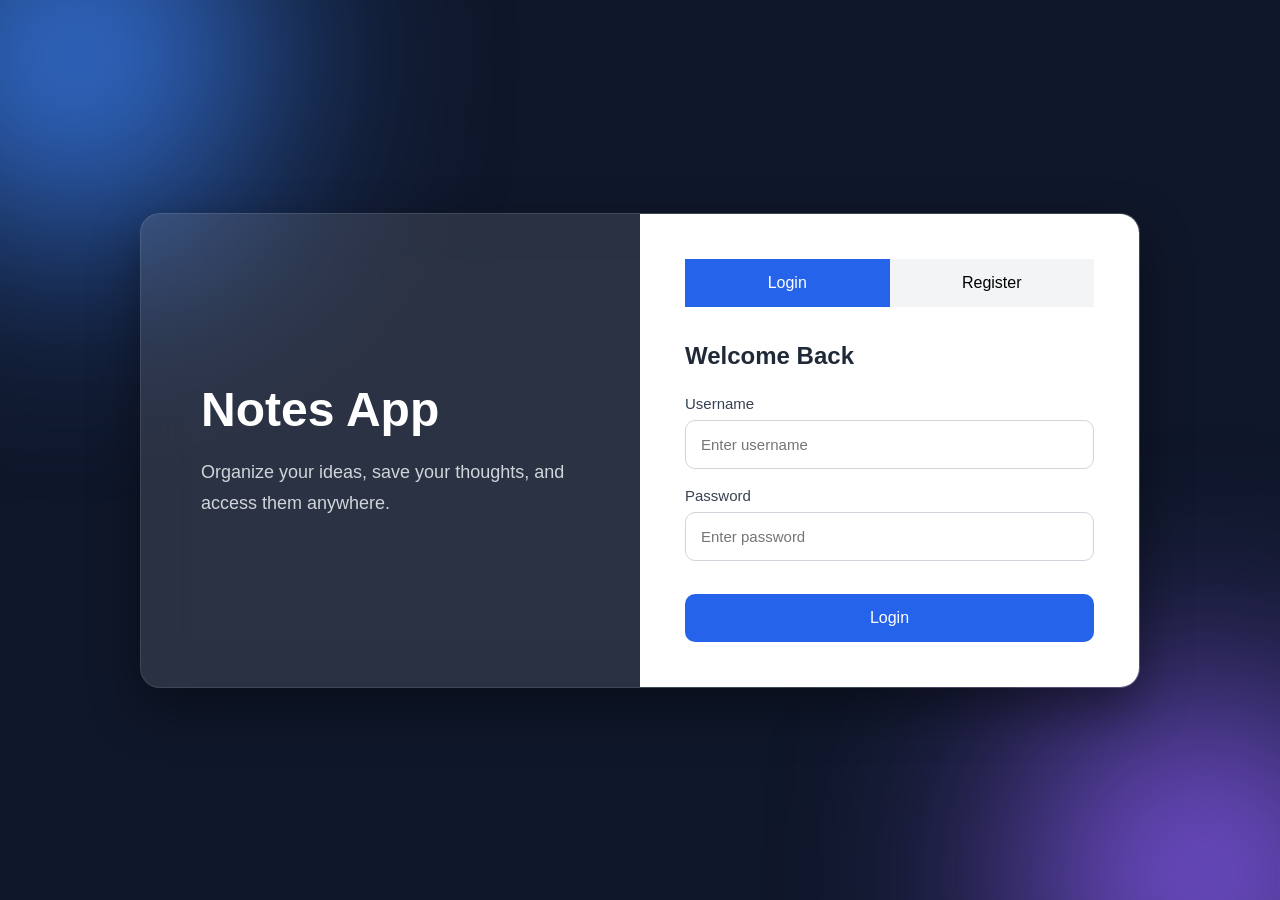
<file: notes-frontend/auth.html>
<!DOCTYPE html>
<html lang="en">
<head>
    <meta charset="UTF-8">
    <meta name="viewport" content="width=device-width, initial-scale=1.0">
    <title>Notes | Authentication</title>

    <link rel="stylesheet" href="css/auth.css">
</head>
<body>

<div class="background">
    <div class="blob blob1"></div>
    <div class="blob blob2"></div>
</div>

<div class="auth-container">

    <!-- LEFT -->
    <div class="welcome-panel">

        <h1>Notes App</h1>

        <p>
            Organize your ideas,
            save your thoughts,
            and access them anywhere.
        </p>

    </div>


    <!-- RIGHT -->
    <div class="auth-card">

        <div class="tabs">

            <button id="loginTab" class="tab active">
                Login
            </button>

            <button id="registerTab" class="tab">
                Register
            </button>

        </div>


        <!-- LOGIN -->

        <form id="loginForm">

            <h2>Welcome Back</h2>

            <div class="form-group">

                <label>Username</label>

                <input
                    id="loginUsername"
                    type="text"
                    placeholder="Enter username"
                >

            </div>

            <div class="form-group">

                <label>Password</label>

                <input
                    id="loginPassword"
                    type="password"
                    placeholder="Enter password"
                >

            </div>

            <button id="loginBtn" class="primary-btn">

                Login

            </button>

        </form>


        <!-- REGISTER -->

        <form id="registerForm" class="hidden">

            <h2>Create Account</h2>

            <div class="form-group">

                <label>Username</label>

                <input
                    id="registerUsername"
                    type="text"
                    placeholder="Choose username"
                >

            </div>

            <div class="form-group">

                <label>Email</label>

                <input
                    id="registerEmail"
                    type="email"
                    placeholder="Enter email"
                >

            </div>

            <div class="form-group">

                <label>Password</label>

                <input
                    id="registerPassword"
                    type="password"
                    placeholder="Create password"
                >

            </div>

            <div class="form-group">

                <label>Confirm Password</label>

                <input
                    id="confirmPassword"
                    type="password"
                    placeholder="Confirm password"
                >

            </div>

            <button
                id="registerBtn"
                class="primary-btn">

                Register

            </button>

        </form>

    </div>

</div>

<script src="js/auth.js"></script>

</body>
</html>
</file>
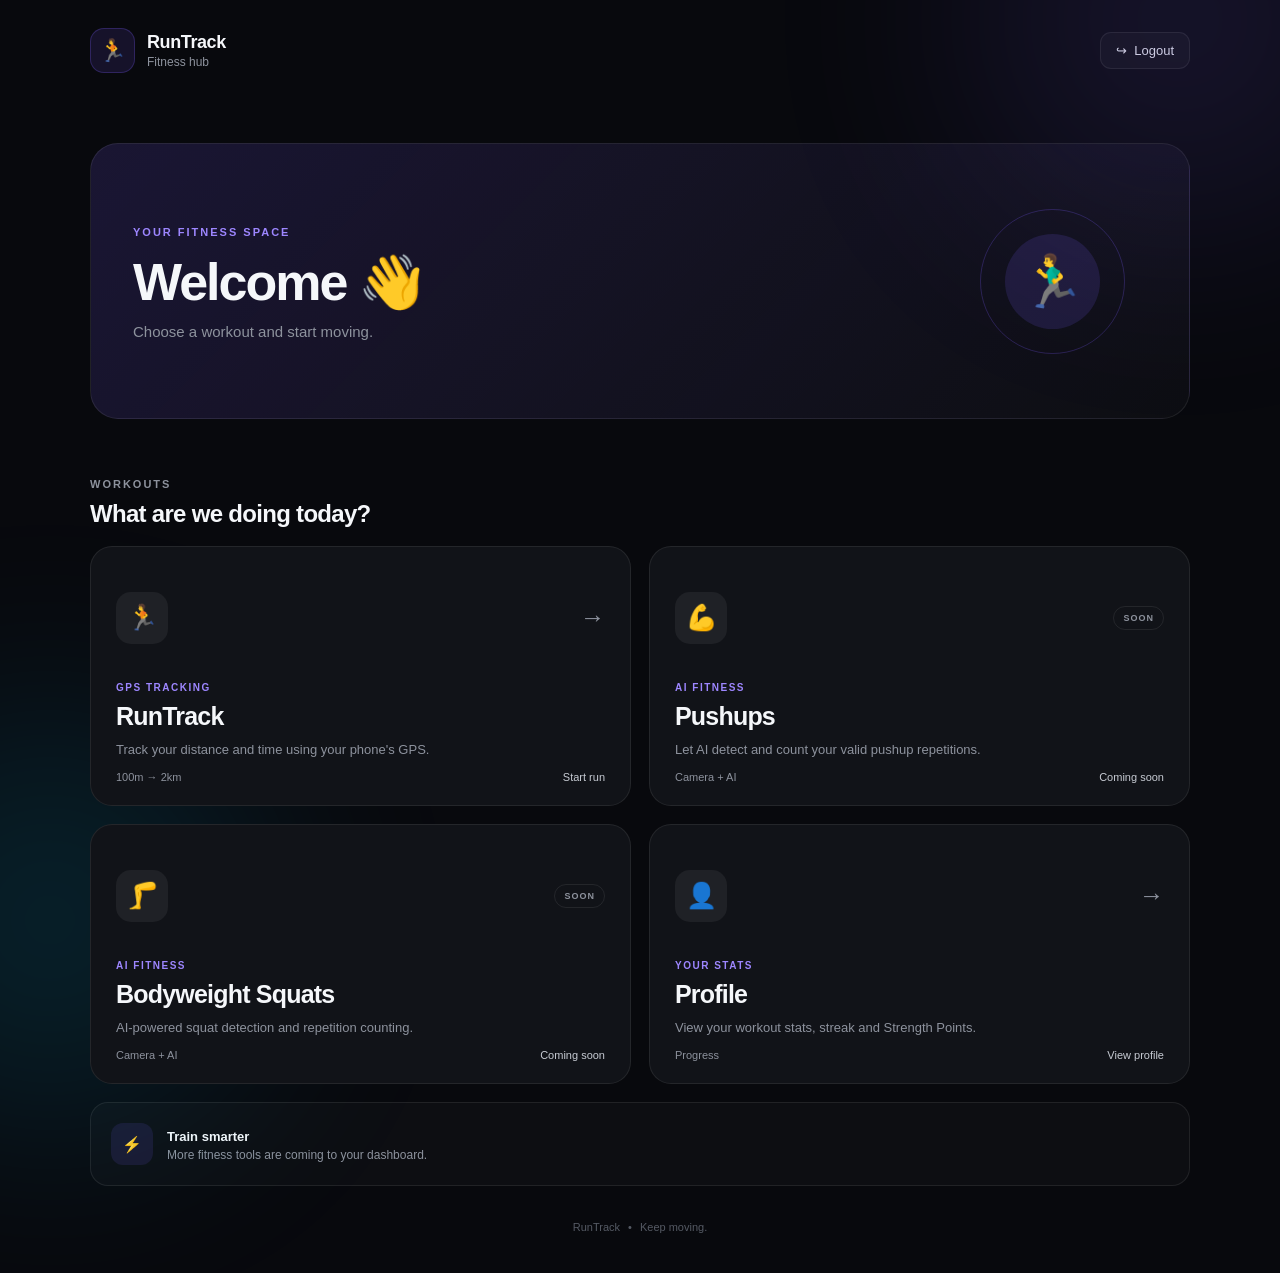
<file: notes-frontend/menu.html>
<!DOCTYPE html>
<html lang="en">

<head>
    <meta charset="UTF-8">
    <meta name="viewport" content="width=device-width, initial-scale=1.0">

    <title>RunTrack | Home</title>

    <link rel="stylesheet" href="css/menu.css">
</head>

<body>

    <div class="background-glow glow-one"></div>
    <div class="background-glow glow-two"></div>

    <main class="app">

        <!-- HEADER -->

        <header class="topbar">

            <div class="brand">
                <div class="brand-icon">
                    🏃
                </div>

                <div>
                    <h1>RunTrack</h1>
                    <span>Fitness hub</span>
                </div>
            </div>

            <button class="logout-btn" id="logoutBtn">
                <span>↪</span>
                Logout
            </button>

        </header>


        <!-- WELCOME -->

        <section class="welcome">

            <div class="welcome-text">

                <span class="eyebrow">
                    YOUR FITNESS SPACE
                </span>

                <h2 id="welcomeMessage">
                    Welcome 👋
                </h2>

                <p>
                    Choose a workout and start moving.
                </p>

            </div>

            <div class="welcome-visual">
                <div class="pulse-ring"></div>
                <div class="runner">
                    🏃‍♂️
                </div>
            </div>

        </section>


        <!-- WORKOUTS -->

        <section class="workouts">

            <div class="section-title">
                <span>WORKOUTS</span>
                <h3>What are we doing today?</h3>
            </div>


            <!-- RUNTRACK -->

            <button class="workout-card run-card" id="runTrackBtn">

                <div class="card-top">

                    <div class="workout-icon">
                        🏃
                    </div>

                    <span class="arrow">
                        →
                    </span>

                </div>

                <div class="card-content">

                    <span class="card-label">
                        GPS TRACKING
                    </span>

                    <h4>RunTrack</h4>

                    <p>
                        Track your distance and time
                        using your phone's GPS.
                    </p>

                </div>

                <div class="card-footer">
                    <span>100m → 2km</span>
                    <span>Start run</span>
                </div>

            </button>


            <!-- PUSHUPS -->

            <button class="workout-card pushup-card" id="pushupBtn">

                <div class="card-top">

                    <div class="workout-icon">
                        💪
                    </div>

                    <span class="coming-soon">
                        SOON
                    </span>

                </div>

                <div class="card-content">

                    <span class="card-label">
                        AI FITNESS
                    </span>

                    <h4>Pushups</h4>

                    <p>
                        Let AI detect and count
                        your valid pushup repetitions.
                    </p>

                </div>

                <div class="card-footer">
                    <span>Camera + AI</span>
                    <span>Coming soon</span>
                </div>

            </button>


            <!-- SQUATS -->

            <button class="workout-card squat-card" id="squatBtn">

                <div class="card-top">

                    <div class="workout-icon">
                        🦵
                    </div>

                    <span class="coming-soon">
                        SOON
                    </span>

                </div>

                <div class="card-content">

                    <span class="card-label">
                        AI FITNESS
                    </span>

                    <h4>Bodyweight Squats</h4>

                    <p>
                        AI-powered squat detection
                        and repetition counting.
                    </p>

                </div>

                <div class="card-footer">
                    <span>Camera + AI</span>
                    <span>Coming soon</span>
                </div>

            </button>
             <!-- PROFILE -->

    <button class="workout-card profile-card" id="profileBtn">

        <div class="card-top">

            <div class="workout-icon">
                👤
            </div>

            <span class="arrow">
                →
            </span>

        </div>

        <div class="card-content">

            <span class="card-label">
                YOUR STATS
            </span>

            <h4>Profile</h4>

            <p>
                View your workout stats,
                streak and Strength Points.
            </p>

        </div>

        <div class="card-footer">
            <span>Progress</span>
            <span>View profile</span>
        </div>

    </button>   

        </section>


        <!-- BOTTOM INFO -->

        <section class="info-card">

            <div class="info-icon">
                ⚡
            </div>

            <div>
                <strong>Train smarter</strong>

                <p>
                    More fitness tools are coming to your dashboard.
                </p>
            </div>

        </section>


        <footer>
            <span>RunTrack</span>
            <span>•</span>
            <span>Keep moving.</span>
        </footer>

    </main>

    <script src="js/menu.js"></script>

</body>

</html>
</file>
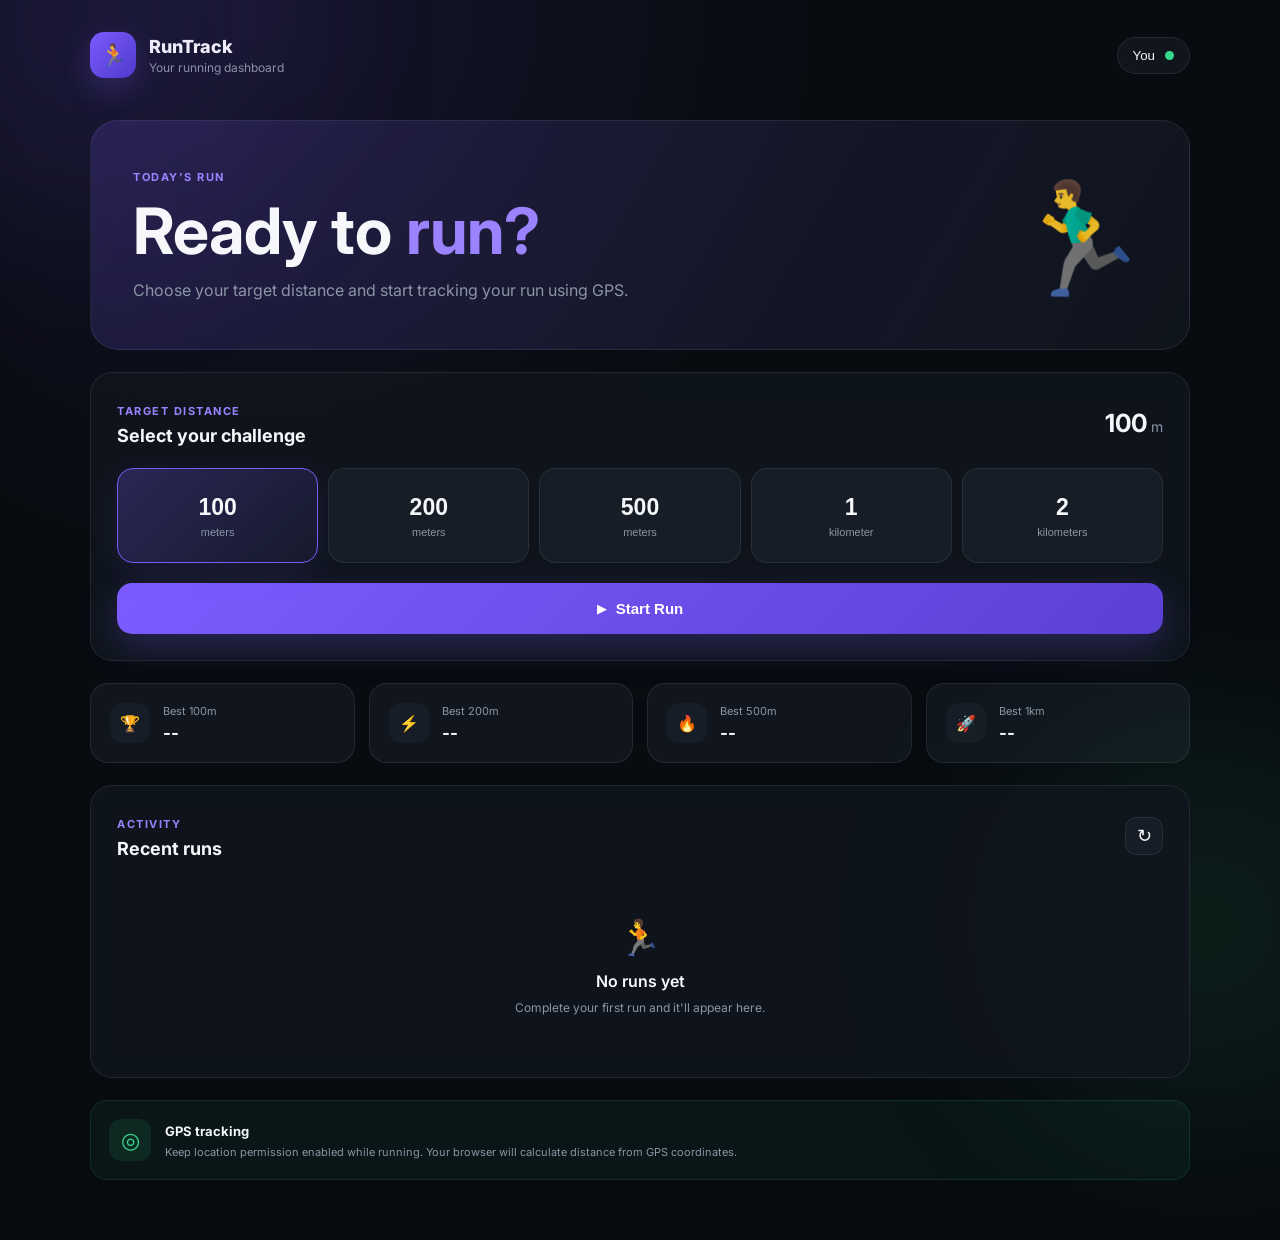
<file: notes-frontend/notes.html>
<!DOCTYPE html>
<html lang="en">
<head>
    <meta charset="UTF-8">
    <meta name="viewport" content="width=device-width, initial-scale=1.0">

    <title>RunTrack</title>

    <link rel="stylesheet" href="css/notes.css">
</head>

<body>

    <!-- Background decoration -->
    <div class="bg-glow glow-one"></div>
    <div class="bg-glow glow-two"></div>

    <main class="app">

        <!-- HEADER -->
        <header class="topbar">

            <div class="brand">
                <div class="brand-icon">🏃</div>

                <div>
                    <h1>RunTrack</h1>
                    <p>Your running dashboard</p>
                </div>
            </div>

            <button class="profile-btn" id="profileBtn">
                <span id="username">You</span>
                <span class="profile-dot"></span>
            </button>

        </header>


        <!-- HERO -->
        <section class="hero">

            <div class="hero-content">

                <span class="eyebrow">
                    TODAY'S RUN
                </span>

                <h2>
                    Ready to
                    <span>run?</span>
                </h2>

                <p>
                    Choose your target distance and start tracking
                    your run using GPS.
                </p>

            </div>

            <div class="hero-run-icon">
                🏃‍♂️
            </div>

        </section>


        <!-- DISTANCE CARD -->
        <section class="card distance-card">

            <div class="section-heading">

                <div>
                    <span class="small-label">TARGET DISTANCE</span>
                    <h3>Select your challenge</h3>
                </div>

                <div class="selected-distance">
                    <strong id="selectedDistance">100</strong>
                    <span id="selectedUnit">m</span>
                </div>

            </div>


            <div class="distance-grid">

                <button
                    class="distance-option active"
                    data-distance="100">
                    <strong>100</strong>
                    <span>meters</span>
                </button>

                <button
                    class="distance-option"
                    data-distance="200">
                    <strong>200</strong>
                    <span>meters</span>
                </button>

                <button
                    class="distance-option"
                    data-distance="500">
                    <strong>500</strong>
                    <span>meters</span>
                </button>

                <button
                    class="distance-option"
                    data-distance="1000">
                    <strong>1</strong>
                    <span>kilometer</span>
                </button>

                <button
                    class="distance-option"
                    data-distance="2000">
                    <strong>2</strong>
                    <span>kilometers</span>
                </button>

            </div>


            <button class="start-btn" id="startRunBtn">

                <span class="start-icon">▶</span>

                <span>
                    Start Run
                </span>

            </button>

        </section>


        <!-- LIVE RUN PANEL -->
        <section
            class="card live-card"
            id="liveRunCard"
            hidden>

            <div class="live-header">

                <div>
                    <span class="live-indicator"></span>
                    LIVE RUN
                </div>

                <span id="gpsStatus">
                    Getting GPS...
                </span>

            </div>


            <div class="live-main">

                <div class="timer-box">

                    <span class="metric-label">
                        TIME
                    </span>

                    <div id="timer">
                        00:00.00
                    </div>

                </div>


                <div class="distance-live-box">

                    <span class="metric-label">
                        DISTANCE
                    </span>

                    <div>
                        <strong id="liveDistance">
                            0
                        </strong>

                        <span>m</span>
                    </div>

                </div>

            </div>


            <div class="progress-container">

                <div class="progress-info">

                    <span>
                        Progress
                    </span>

                    <span>
                        <strong id="progressPercent">
                            0
                        </strong>%
                    </span>

                </div>

                <div class="progress-bar">

                    <div
                        class="progress-fill"
                        id="progressFill">
                    </div>

                </div>

            </div>


            <button
                class="stop-btn"
                id="stopRunBtn">

                ■ Stop Run

            </button>

        </section>


        <!-- STATS -->
        <section class="stats-grid">

            <div class="stat-card">

                <div class="stat-icon">
                    🏆
                </div>

                <div>

                    <span>
                        Best 100m
                    </span>

                    <strong id="best100">
                        --
                    </strong>

                </div>

            </div>


            <div class="stat-card">

                <div class="stat-icon">
                    ⚡
                </div>

                <div>

                    <span>
                        Best 200m
                    </span>

                    <strong id="best200">
                        --
                    </strong>

                </div>

            </div>


            <div class="stat-card">

                <div class="stat-icon">
                    🔥
                </div>

                <div>

                    <span>
                        Best 500m
                    </span>

                    <strong id="best500">
                        --
                    </strong>

                </div>

            </div>


            <div class="stat-card">

                <div class="stat-icon">
                    🚀
                </div>

                <div>

                    <span>
                        Best 1km
                    </span>

                    <strong id="best1000">
                        --
                    </strong>

                </div>

            </div>

        </section>


        <!-- RUN HISTORY -->
        <section class="card history-card">

            <div class="section-heading">

                <div>
                    <span class="small-label">
                        ACTIVITY
                    </span>

                    <h3>
                        Recent runs
                    </h3>
                </div>

                <button
                    class="refresh-btn"
                    id="refreshRunsBtn">
                    ↻
                </button>

            </div>


            <div id="runHistory">

                <div class="empty-state">

                    <div>
                        🏃
                    </div>

                    <p>
                        No runs yet
                    </p>

                    <span>
                        Complete your first run and it'll appear here.
                    </span>

                </div>

            </div>

        </section>


        <!-- GPS INFORMATION -->
        <section class="gps-info">

            <div class="gps-icon">
                ◎
            </div>

            <div>

                <strong>
                    GPS tracking
                </strong>

                <p>
                    Keep location permission enabled while running.
                    Your browser will calculate distance from GPS coordinates.
                </p>

            </div>

        </section>

    </main>


    <script src="js/notes.js"></script>

</body>
</html>
</file>
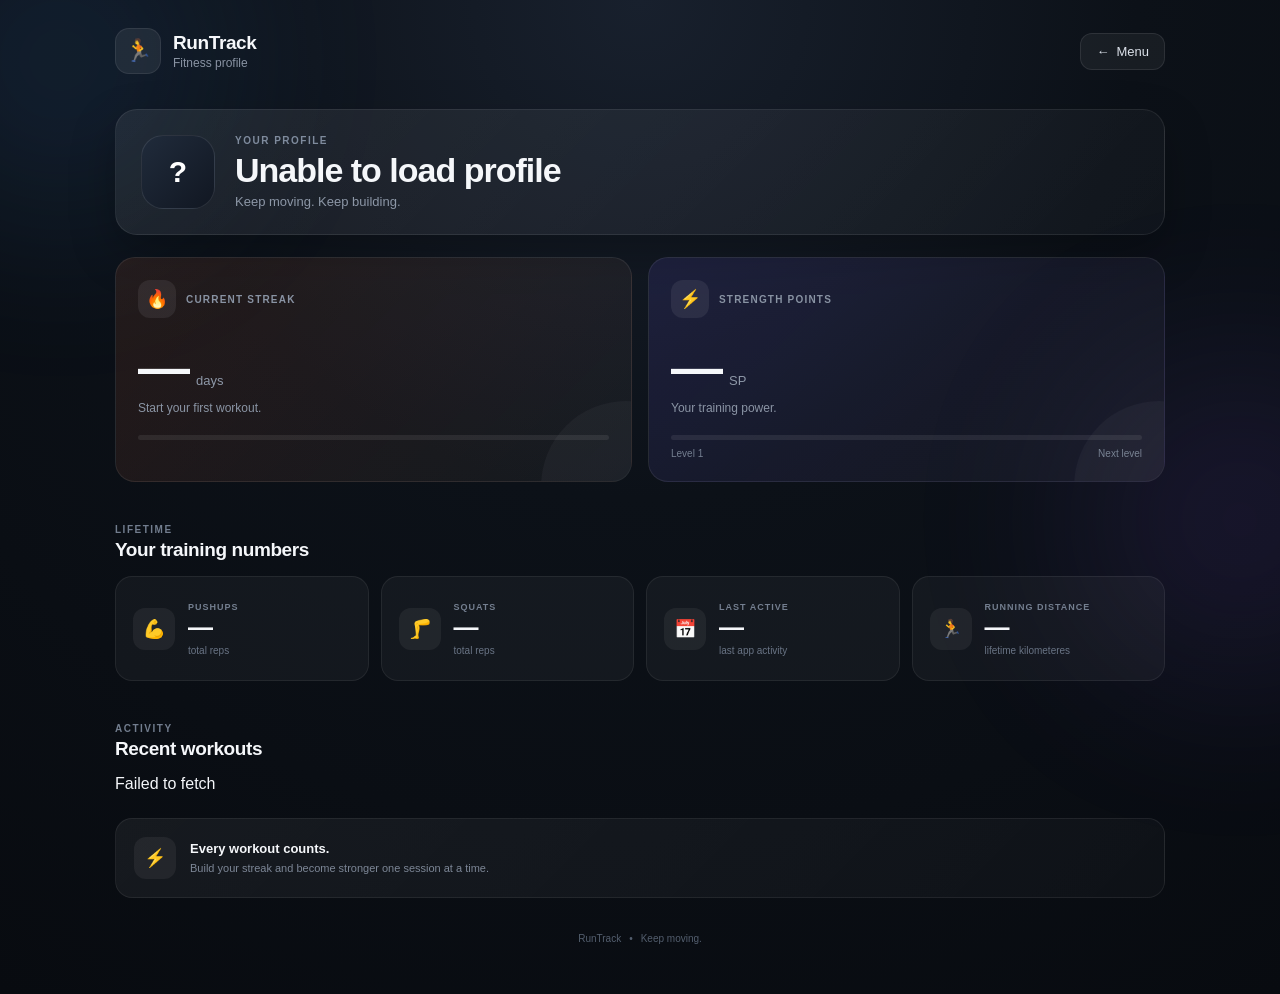
<file: notes-frontend/profile.html>
<!DOCTYPE html>
<html lang="en">

<head>
    <meta charset="UTF-8">
    <meta name="viewport" content="width=device-width, initial-scale=1.0">

    <title>RunTrack | Profile</title>

    <link rel="stylesheet" href="css/profile.css">
</head>

<body>

    <div class="background-glow glow-one"></div>
    <div class="background-glow glow-two"></div>

    <main class="app">

        <!-- HEADER -->

        <header class="topbar">

            <div class="brand">

                <div class="brand-icon">
                    🏃
                </div>

                <div>
                    <h1>RunTrack</h1>
                    <span>Fitness profile</span>
                </div>

            </div>

            <button class="back-btn" id="backBtn">
                <span>←</span>
                Menu
            </button>

        </header>


        <!-- PROFILE HERO -->

        <section class="profile-hero">

            <div class="profile-avatar" id="profileAvatar">
                ?
            </div>

            <div class="profile-info">

                <span class="eyebrow">
                    YOUR PROFILE
                </span>

                <h2 id="username">
                    Loading...
                </h2>

                <p>
                    Keep moving. Keep building.
                </p>

            </div>

        </section>


        <!-- STREAK + STRENGTH -->

        <section class="main-stats">

            <!-- STREAK -->

            <article class="stat-card streak-card">

                <div class="stat-card-top">

                    <div class="stat-icon">
                        🔥
                    </div>

                    <span class="stat-label">
                        CURRENT STREAK
                    </span>

                </div>

                <div class="stat-value-row">

                    <strong id="streakValue">
                        —
                    </strong>

                    <span>days</span>

                </div>

                <p id="streakMessage">
                    Start your first workout.
                </p>

                <div class="streak-bar">

                    <div
                        class="streak-progress"
                        id="streakProgress">
                    </div>

                </div>

            </article>


            <!-- STRENGTH POINTS -->

            <article class="stat-card strength-card">

                <div class="stat-card-top">

                    <div class="stat-icon">
                        ⚡
                    </div>

                    <span class="stat-label">
                        STRENGTH POINTS
                    </span>

                </div>

                <div class="stat-value-row">

                    <strong id="strengthPoints">
                        —
                    </strong>

                    <span>SP</span>

                </div>

                <p id="strengthMessage">
                    Your training power.
                </p>

                <div class="level-progress">

                    <div
                        class="level-progress-fill"
                        id="levelProgress">
                    </div>

                </div>

                <div class="level-info">

                    <span id="currentLevel">
                        Level 1
                    </span>

                    <span id="nextLevel">
                        Next level
                    </span>

                </div>

            </article>

        </section>


        <!-- LIFETIME STATS -->

        <section class="stats-section">

            <div class="section-title">

                <span>LIFETIME</span>

                <h3>Your training numbers</h3>

            </div>


            <div class="lifetime-grid">

                <!-- PUSHUPS -->

                <article class="lifetime-card">

                    <div class="lifetime-icon">
                        💪
                    </div>

                    <div class="lifetime-content">

                        <span>
                            PUSHUPS
                        </span>

                        <strong id="totalPushups">
                            —
                        </strong>

                        <small>
                            total reps
                        </small>

                    </div>

                </article>


                <!-- SQUATS -->

                <article class="lifetime-card">

                    <div class="lifetime-icon">
                        🦵
                    </div>

                    <div class="lifetime-content">

                        <span>
                            SQUATS
                        </span>

                        <strong id="totalSquats">
                            —
                        </strong>

                        <small>
                            total reps
                        </small>

                    </div>

                </article>


                <!-- ACTIVE DAYS -->

                <article class="lifetime-card">

                    <div class="lifetime-icon">
                        📅
                    </div>

                    <div class="lifetime-content">

                        <span>
                            LAST ACTIVE
                        </span>

                        <strong id="lastActive">
                            —
                        </strong>

                        <small>
                           last app activity
                        </small>

                    </div>

                </article>


                <!-- TOTAL RUNS -->

                <article class="lifetime-card">

                    <div class="lifetime-icon">
                        🏃
                    </div>

                    <div class="lifetime-content">

                        <span>
                            RUNNING DISTANCE
                        </span>

                        <strong id="totalRunsKm">
                            —
                        </strong>

                        <small>
                           lifetime kilometeres
                        </small>

                    </div>

                </article>

            </div>

        </section>


        <!-- RECENT ACTIVITY -->

        <section class="activity-section">

            <div class="section-title">

                <span>ACTIVITY</span>

                <h3>Recent workouts</h3>

            </div>


            <div class="activity-list" id="activityList">

                <div class="activity-loading">

                    <div class="loading-dot"></div>

                    <span>
                        Loading your activity...
                    </span>

                </div>

            </div>

        </section>


        <!-- MOTIVATION -->

        <section class="motivation-card">

            <div class="motivation-icon">
                ⚡
            </div>

            <div>

                <strong>
                    Every workout counts.
                </strong>

                <p id="motivationText">
                    Build your streak and become stronger one session at a time.
                </p>

            </div>

        </section>


        <footer>

            <span>RunTrack</span>

            <span>•</span>

            <span>
                Keep moving.
            </span>

        </footer>

    </main>


    <script src="js/profile.js"></script>

</body>

</html>
</file>
<file: notes-frontend/css/auth.css>
*{
    margin:0;
    padding:0;
    box-sizing:border-box;
    font-family:Segoe UI,sans-serif;
}

body{

    min-height:100vh;

    display:flex;
    justify-content:center;
    align-items:center;

    background:#0f172a;

    overflow:hidden;
}

.background{

    position:fixed;
    inset:0;
    overflow:hidden;

}

.blob{

    position:absolute;

    width:350px;
    height:350px;

    border-radius:50%;

    filter:blur(120px);

}

.blob1{

    background:#3b82f6;

    top:-120px;
    left:-100px;

}

.blob2{

    background:#8b5cf6;

    bottom:-150px;
    right:-100px;

}

.auth-container{

    width:1000px;

    max-width:92%;

    display:grid;

    grid-template-columns:1fr 1fr;

    backdrop-filter:blur(25px);

    background:rgba(255,255,255,.07);

    border:1px solid rgba(255,255,255,.15);

    border-radius:20px;

    overflow:hidden;

    box-shadow:0 20px 50px rgba(0,0,0,.4);

}

.welcome-panel{

    color:white;

    display:flex;

    flex-direction:column;

    justify-content:center;

    padding:60px;

    background:rgba(255,255,255,.05);

}

.welcome-panel h1{

    font-size:48px;

    margin-bottom:20px;

}

.welcome-panel p{

    font-size:18px;

    line-height:1.7;

    color:#d1d5db;

}

.auth-card{

    padding:45px;

    background:white;

}

.tabs{

    display:flex;

    margin-bottom:35px;

}

.tab{

    flex:1;

    padding:15px;

    border:none;

    cursor:pointer;

    background:#f3f4f6;

    font-size:16px;

    transition:.3s;

}

.tab.active{

    background:#2563eb;

    color:white;

}

form{

    display:flex;

    flex-direction:column;

}

.hidden{

    display:none;

}

h2{

    margin-bottom:25px;

    color:#1f2937;

}

.form-group{

    display:flex;

    flex-direction:column;

    margin-bottom:18px;

}

.form-group label{

    margin-bottom:8px;

    color:#374151;

    font-size:15px;

}

.form-group input{

    padding:15px;

    border-radius:10px;

    border:1px solid #d1d5db;

    outline:none;

    font-size:15px;

    transition:.3s;

}

.form-group input:focus{

    border-color:#2563eb;

    box-shadow:0 0 0 4px rgba(37,99,235,.15);

}

.primary-btn{

    margin-top:15px;

    padding:15px;

    border:none;

    border-radius:10px;

    background:#2563eb;

    color:white;

    cursor:pointer;

    font-size:16px;

    transition:.3s;

}

.primary-btn:hover{

    transform:translateY(-2px);

    background:#1d4ed8;

}

@media(max-width:850px){

.auth-container{

grid-template-columns:1fr;

}

.welcome-panel{

display:none;

}

.auth-card{

padding:30px;

}

}
</file>
<file: notes-frontend/css/menu.css>
* {
    margin: 0;
    padding: 0;
    box-sizing: border-box;
}

:root {
    --bg: #08090d;
    --card: #111318;
    --card-hover: #171a21;
    --text: #f5f7fa;
    --muted: #8d929d;
    --border: rgba(255, 255, 255, 0.08);
    --accent: #7c5cff;
    --accent-light: #9d86ff;
}

body {
    min-height: 100vh;
    background: var(--bg);
    color: var(--text);
    font-family:
        Inter,
        -apple-system,
        BlinkMacSystemFont,
        "Segoe UI",
        sans-serif;

    overflow-x: hidden;
}


/* =========================
   BACKGROUND
========================= */

.background-glow {
    position: fixed;
    width: 400px;
    height: 400px;
    border-radius: 50%;
    filter: blur(120px);
    pointer-events: none;
    opacity: 0.14;
}

.glow-one {
    background: #7c5cff;
    top: -180px;
    right: -100px;
}

.glow-two {
    background: #00c6ff;
    bottom: -220px;
    left: -150px;
}


/* =========================
   MAIN APP
========================= */

.app {
    width: min(1100px, 92%);
    margin: auto;
    padding: 28px 0 40px;
}


/* =========================
   TOPBAR
========================= */

.topbar {
    display: flex;
    align-items: center;
    justify-content: space-between;
}

.brand {
    display: flex;
    align-items: center;
    gap: 12px;
}

.brand-icon {
    width: 45px;
    height: 45px;

    display: grid;
    place-items: center;

    background: rgba(124, 92, 255, 0.12);
    border: 1px solid rgba(124, 92, 255, 0.25);

    border-radius: 14px;

    font-size: 22px;
}

.brand h1 {
    font-size: 18px;
    letter-spacing: -0.4px;
}

.brand span {
    display: block;
    margin-top: 2px;

    color: var(--muted);
    font-size: 12px;
}


/* =========================
   LOGOUT
========================= */

.logout-btn {
    border: 1px solid var(--border);
    background: rgba(255, 255, 255, 0.03);

    color: #d7dae0;

    padding: 10px 15px;

    border-radius: 11px;

    cursor: pointer;

    font-size: 13px;

    display: flex;
    align-items: center;
    gap: 7px;

    transition: 0.2s ease;
}

.logout-btn:hover {
    background: rgba(255, 255, 255, 0.08);
    transform: translateY(-1px);
}


/* =========================
   WELCOME
========================= */

.welcome {
    margin-top: 70px;

    min-height: 230px;

    display: flex;
    align-items: center;
    justify-content: space-between;

    padding: 42px;

    border-radius: 28px;

    background:
        linear-gradient(
            135deg,
            rgba(124, 92, 255, 0.16),
            rgba(255, 255, 255, 0.025)
        );

    border: 1px solid var(--border);

    overflow: hidden;
}

.eyebrow {
    color: var(--accent-light);

    font-size: 11px;
    font-weight: 700;

    letter-spacing: 2px;
}

.welcome h2 {
    margin-top: 12px;

    font-size: clamp(32px, 5vw, 52px);

    letter-spacing: -2px;
}

.welcome p {
    margin-top: 10px;

    color: var(--muted);

    font-size: 15px;
}


/* =========================
   WELCOME VISUAL
========================= */

.welcome-visual {
    position: relative;

    width: 190px;
    height: 190px;

    display: grid;
    place-items: center;
}

.runner {
    position: relative;
    z-index: 2;

    width: 95px;
    height: 95px;

    display: grid;
    place-items: center;

    border-radius: 50%;

    background: rgba(124, 92, 255, 0.15);

    font-size: 52px;

    animation: float 3s ease-in-out infinite;
}

.pulse-ring {
    position: absolute;

    width: 145px;
    height: 145px;

    border-radius: 50%;

    border: 1px solid rgba(124, 92, 255, 0.25);

    animation: pulse 2.5s infinite;
}

@keyframes pulse {

    0% {
        transform: scale(0.8);
        opacity: 0.8;
    }

    100% {
        transform: scale(1.2);
        opacity: 0;
    }
}

@keyframes float {

    0%,
    100% {
        transform: translateY(0);
    }

    50% {
        transform: translateY(-8px);
    }
}


/* =========================
   WORKOUT SECTION
========================= */

.workouts {
    margin-top: 55px;
}

.section-title span {
    color: var(--muted);

    font-size: 11px;
    font-weight: 700;

    letter-spacing: 2px;
}

.section-title h3 {
    margin-top: 8px;

    font-size: 24px;

    letter-spacing: -0.7px;
}


/* =========================
   CARDS
========================= */

.workouts {
    display: grid;

    grid-template-columns: repeat(2, 1fr);

    gap: 18px;
}

.section-title {
    grid-column: 1 / -1;
}

.workout-card {
    text-align: left;

    min-height: 260px;

    padding: 25px;

    border-radius: 22px;

    border: 1px solid var(--border);

    background: var(--card);

    color: var(--text);

    cursor: pointer;

    position: relative;

    overflow: hidden;

    transition:
        transform 0.25s ease,
        background 0.25s ease,
        border-color 0.25s ease;
}

.workout-card:hover {
    transform: translateY(-5px);

    background: var(--card-hover);

    border-color: rgba(255, 255, 255, 0.15);
}

.workout-card:active {
    transform: scale(0.98);
}


/* =========================
   CARD TOP
========================= */

.card-top {
    display: flex;
    align-items: center;
    justify-content: space-between;
}

.workout-icon {
    width: 52px;
    height: 52px;

    display: grid;
    place-items: center;

    border-radius: 15px;

    background: rgba(255, 255, 255, 0.06);

    font-size: 25px;
}

.arrow {
    font-size: 25px;
    color: var(--muted);

    transition: 0.2s ease;
}

.run-card:hover .arrow {
    transform: translateX(5px);
    color: white;
}


/* =========================
   CARD CONTENT
========================= */

.card-content {
    margin-top: 35px;
}

.card-label {
    font-size: 10px;

    font-weight: 700;

    letter-spacing: 1.5px;

    color: var(--accent-light);
}

.card-content h4 {
    margin-top: 8px;

    font-size: 25px;

    letter-spacing: -0.8px;
}

.card-content p {
    margin-top: 9px;

    max-width: 420px;

    color: var(--muted);

    font-size: 13px;

    line-height: 1.6;
}


/* =========================
   CARD FOOTER
========================= */

.card-footer {
    position: absolute;

    left: 25px;
    right: 25px;
    bottom: 22px;

    display: flex;
    justify-content: space-between;

    color: var(--muted);

    font-size: 11px;
}

.card-footer span:last-child {
    color: #c7cbd3;
}


/* =========================
   COMING SOON
========================= */

.coming-soon {
    font-size: 9px;

    font-weight: 700;

    letter-spacing: 1px;

    color: var(--muted);

    border: 1px solid var(--border);

    padding: 6px 9px;

    border-radius: 20px;
}


/* =========================
   INFO
========================= */

.info-card {
    margin-top: 18px;

    padding: 20px;

    display: flex;
    align-items: center;

    gap: 14px;

    border-radius: 18px;

    border: 1px solid var(--border);

    background: rgba(255, 255, 255, 0.025);
}

.info-icon {
    width: 42px;
    height: 42px;

    display: grid;
    place-items: center;

    border-radius: 12px;

    background: rgba(124, 92, 255, 0.12);
}

.info-card strong {
    font-size: 13px;
}

.info-card p {
    margin-top: 3px;

    color: var(--muted);

    font-size: 12px;
}


/* =========================
   FOOTER
========================= */

footer {
    margin-top: 35px;

    display: flex;
    justify-content: center;
    gap: 8px;

    color: #555a64;

    font-size: 11px;
}


/* =========================
   MOBILE
========================= */

@media (max-width: 700px) {

    .app {
        width: 90%;
        padding-top: 20px;
    }

    .welcome {
        margin-top: 45px;

        padding: 28px;

        min-height: 220px;
    }

    .welcome-visual {
        display: none;
    }

    .welcome h2 {
        font-size: 36px;
    }

    .workouts {
        grid-template-columns: 1fr;
    }

    .workout-card {
        min-height: 240px;
    }

}

@media (max-width: 420px) {

    .brand h1 {
        font-size: 16px;
    }

    .logout-btn {
        padding: 9px 11px;
    }

    .welcome {
        padding: 25px;
        border-radius: 22px;
    }

    .welcome h2 {
        font-size: 32px;
    }

    .section-title h3 {
        font-size: 21px;
    }

    .workout-card {
        padding: 21px;
    }

}
</file>
<file: notes-frontend/css/notes.css>
@import url('https://fonts.googleapis.com/css2?family=Inter:wght@400;500;600;700;800&display=swap');


* {
    margin: 0;
    padding: 0;
    box-sizing: border-box;
}


:root {
    --bg: #080b10;
    --card: #11161e;
    --card-light: #171d26;
    --border: rgba(255, 255, 255, 0.08);

    --text: #f5f7fa;
    --muted: #8b95a5;

    --accent: #7c5cff;
    --accent-light: #9b83ff;

    --success: #36d98b;
    --danger: #ff5c6c;

    --radius: 22px;
}


body {
    min-height: 100vh;

    font-family: "Inter", sans-serif;

    background:
        radial-gradient(
            circle at 20% 0%,
            rgba(124, 92, 255, 0.12),
            transparent 35%
        ),
        var(--bg);

    color: var(--text);

    overflow-x: hidden;
}


/* BACKGROUND */

.bg-glow {
    position: fixed;

    width: 350px;
    height: 350px;

    border-radius: 50%;

    filter: blur(120px);

    opacity: 0.12;

    pointer-events: none;
}

.glow-one {
    background: #7c5cff;

    top: -150px;
    left: -100px;
}

.glow-two {
    background: #36d98b;

    bottom: -200px;
    right: -100px;
}


/* APP */

.app {
    width: min(1100px, 92%);

    margin: auto;

    padding: 32px 0 60px;
}


/* HEADER */

.topbar {
    display: flex;

    justify-content: space-between;

    align-items: center;

    margin-bottom: 42px;
}


.brand {
    display: flex;

    align-items: center;

    gap: 13px;
}


.brand-icon {
    width: 46px;
    height: 46px;

    display: grid;
    place-items: center;

    border-radius: 14px;

    background:
        linear-gradient(
            135deg,
            var(--accent),
            #4d37c8
        );

    font-size: 22px;

    box-shadow:
        0 10px 30px rgba(124, 92, 255, 0.25);
}


.brand h1 {
    font-size: 18px;

    font-weight: 800;
}


.brand p {
    color: var(--muted);

    font-size: 12px;

    margin-top: 3px;
}


.profile-btn {
    border: 1px solid var(--border);

    background: var(--card);

    color: var(--text);

    padding: 10px 15px;

    border-radius: 30px;

    display: flex;

    align-items: center;

    gap: 10px;

    cursor: pointer;
}


.profile-dot {
    width: 9px;
    height: 9px;

    background: var(--success);

    border-radius: 50%;
}


/* HERO */

.hero {
    min-height: 230px;

    padding: 42px;

    border: 1px solid var(--border);

    border-radius: 28px;

    background:
        linear-gradient(
            120deg,
            rgba(124, 92, 255, 0.18),
            rgba(17, 22, 30, 0.9)
        );

    display: flex;

    justify-content: space-between;

    align-items: center;

    overflow: hidden;

    position: relative;

    margin-bottom: 22px;
}


.hero-content {
    max-width: 620px;
}


.eyebrow,
.small-label {
    color: var(--accent-light);

    font-size: 11px;

    font-weight: 700;

    letter-spacing: 1.5px;
}


.hero h2 {
    font-size: clamp(38px, 6vw, 64px);

    line-height: 1;

    margin: 14px 0;
}


.hero h2 span {
    color: var(--accent-light);
}


.hero p {
    color: var(--muted);

    line-height: 1.7;

    max-width: 500px;
}


.hero-run-icon {
    font-size: 110px;

    opacity: 0.9;

    transform: rotate(-8deg);
}


/* CARD */

.card {
    background: rgba(17, 22, 30, 0.88);

    border: 1px solid var(--border);

    border-radius: var(--radius);

    padding: 26px;

    margin-bottom: 22px;

    backdrop-filter: blur(15px);
}


.section-heading {
    display: flex;

    justify-content: space-between;

    align-items: center;

    margin-bottom: 22px;
}


.section-heading h3 {
    font-size: 18px;

    margin-top: 6px;
}


.selected-distance {
    display: flex;

    align-items: baseline;

    gap: 4px;

    font-size: 14px;

    color: var(--muted);
}


.selected-distance strong {
    color: var(--text);

    font-size: 25px;
}


/* DISTANCES */

.distance-grid {
    display: grid;

    grid-template-columns:
        repeat(5, 1fr);

    gap: 10px;

    margin-bottom: 20px;
}


.distance-option {
    min-height: 95px;

    background: var(--card-light);

    color: var(--text);

    border: 1px solid var(--border);

    border-radius: 16px;

    cursor: pointer;

    transition: 0.2s ease;

    display: flex;

    flex-direction: column;

    justify-content: center;

    align-items: center;

    gap: 5px;
}


.distance-option strong {
    font-size: 23px;
}


.distance-option span {
    color: var(--muted);

    font-size: 11px;
}


.distance-option:hover {
    transform: translateY(-3px);

    border-color: rgba(124, 92, 255, 0.5);
}


.distance-option.active {
    background:
        linear-gradient(
            135deg,
            rgba(124, 92, 255, 0.25),
            rgba(124, 92, 255, 0.08)
        );

    border-color: var(--accent);

    box-shadow:
        0 10px 30px rgba(124, 92, 255, 0.12);
}


/* BUTTONS */

.start-btn {
    width: 100%;

    border: none;

    padding: 17px;

    border-radius: 15px;

    background:
        linear-gradient(
            135deg,
            var(--accent),
            #5b40d5
        );

    color: white;

    font-size: 15px;

    font-weight: 700;

    cursor: pointer;

    display: flex;

    justify-content: center;

    align-items: center;

    gap: 10px;

    transition: 0.2s ease;

    box-shadow:
        0 12px 35px rgba(124, 92, 255, 0.25);
}


.start-btn:hover {
    transform: translateY(-2px);

    box-shadow:
        0 16px 40px rgba(124, 92, 255, 0.35);
}


.start-icon {
    font-size: 12px;
}


/* LIVE */

.live-card {
    border-color:
        rgba(54, 217, 139, 0.25);
}


.live-header {
    display: flex;

    justify-content: space-between;

    align-items: center;

    color: var(--success);

    font-size: 11px;

    font-weight: 700;

    letter-spacing: 1px;

    margin-bottom: 25px;
}


.live-indicator {
    display: inline-block;

    width: 8px;
    height: 8px;

    background: var(--success);

    border-radius: 50%;

    margin-right: 7px;

    box-shadow:
        0 0 12px var(--success);

    animation: pulse 1.5s infinite;
}


@keyframes pulse {

    0%, 100% {
        opacity: 1;
    }

    50% {
        opacity: 0.35;
    }

}


#gpsStatus {
    color: var(--muted);

    letter-spacing: 0;
}


.live-main {
    display: grid;

    grid-template-columns: 1fr 1fr;

    gap: 15px;
}


.timer-box,
.distance-live-box {
    padding: 28px;

    border-radius: 18px;

    background: var(--card-light);

    text-align: center;
}


.metric-label {
    display: block;

    color: var(--muted);

    font-size: 10px;

    letter-spacing: 1.5px;

    margin-bottom: 8px;
}


#timer {
    font-size: clamp(34px, 7vw, 56px);

    font-weight: 700;

    font-variant-numeric: tabular-nums;
}


#liveDistance {
    font-size: clamp(34px, 7vw, 56px);
}


.distance-live-box div {
    display: flex;

    justify-content: center;

    align-items: baseline;

    gap: 5px;
}


.distance-live-box div span {
    color: var(--muted);
}


/* PROGRESS */

.progress-container {
    margin: 25px 0;
}


.progress-info {
    display: flex;

    justify-content: space-between;

    color: var(--muted);

    font-size: 12px;

    margin-bottom: 9px;
}


.progress-bar {
    width: 100%;

    height: 9px;

    background: #242a33;

    border-radius: 20px;

    overflow: hidden;
}


.progress-fill {
    width: 0%;

    height: 100%;

    background:
        linear-gradient(
            90deg,
            var(--accent),
            var(--success)
        );

    border-radius: inherit;

    transition: width 0.25s ease;
}


.stop-btn {
    width: 100%;

    padding: 15px;

    border-radius: 14px;

    border: 1px solid rgba(255, 92, 108, 0.3);

    background: rgba(255, 92, 108, 0.08);

    color: #ff7180;

    font-weight: 700;

    cursor: pointer;
}


/* STATS */

.stats-grid {
    display: grid;

    grid-template-columns:
        repeat(4, 1fr);

    gap: 14px;

    margin-bottom: 22px;
}


.stat-card {
    padding: 19px;

    background: var(--card);

    border: 1px solid var(--border);

    border-radius: 18px;

    display: flex;

    align-items: center;

    gap: 13px;
}


.stat-icon {
    width: 40px;
    height: 40px;

    display: grid;

    place-items: center;

    border-radius: 12px;

    background: var(--card-light);
}


.stat-card span {
    display: block;

    color: var(--muted);

    font-size: 11px;

    margin-bottom: 5px;
}


.stat-card strong {
    font-size: 17px;
}


/* HISTORY */

.refresh-btn {
    width: 38px;
    height: 38px;

    border-radius: 12px;

    border: 1px solid var(--border);

    background: var(--card-light);

    color: var(--text);

    cursor: pointer;

    font-size: 18px;

    transition: 0.2s;
}


.refresh-btn:hover {
    transform: rotate(90deg);
}


.run-row {
    display: grid;

    grid-template-columns:
        1fr 1fr 1fr auto;

    align-items: center;

    padding: 17px 5px;

    border-top: 1px solid var(--border);

    gap: 15px;
}


.run-distance {
    font-weight: 700;
}


.run-date,
.run-accuracy {
    color: var(--muted);

    font-size: 12px;
}


.run-time {
    font-weight: 700;

    text-align: right;
}


.empty-state {
    text-align: center;

    padding: 35px 10px;

    color: var(--muted);
}


.empty-state div {
    font-size: 35px;

    margin-bottom: 12px;
}


.empty-state p {
    color: var(--text);

    font-weight: 600;

    margin-bottom: 5px;
}


.empty-state span {
    font-size: 12px;
}


/* GPS INFO */

.gps-info {
    display: flex;

    align-items: center;

    gap: 14px;

    padding: 18px;

    border-radius: 17px;

    background: rgba(54, 217, 139, 0.05);

    border: 1px solid rgba(54, 217, 139, 0.12);
}


.gps-icon {
    width: 42px;
    height: 42px;

    display: grid;

    place-items: center;

    border-radius: 12px;

    background: rgba(54, 217, 139, 0.1);

    color: var(--success);

    font-size: 22px;
}


.gps-info strong {
    font-size: 13px;
}


.gps-info p {
    color: var(--muted);

    font-size: 11px;

    line-height: 1.5;

    margin-top: 4px;
}


/* RESPONSIVE */

@media (max-width: 850px) {

    .distance-grid {
        grid-template-columns:
            repeat(3, 1fr);
    }

    .stats-grid {
        grid-template-columns:
            repeat(2, 1fr);
    }

}


@media (max-width: 600px) {

    .app {
        width: 94%;

        padding-top: 20px;
    }


    .topbar {
        margin-bottom: 25px;
    }


    .hero {
        padding: 28px;

        min-height: 200px;
    }


    .hero-run-icon {
        display: none;
    }


    .hero h2 {
        font-size: 42px;
    }


    .card {
        padding: 20px;
    }


    .distance-grid {
        grid-template-columns:
            repeat(2, 1fr);
    }


    .live-main {
        grid-template-columns: 1fr;
    }


    .stats-grid {
        grid-template-columns:
            1fr 1fr;
    }


    .run-row {
        grid-template-columns:
            1fr auto;
    }


    .run-date,
    .run-accuracy {
        display: none;
    }

}


@media (max-width: 380px) {

    .stats-grid {
        grid-template-columns: 1fr;
    }

}
</file>
<file: notes-frontend/css/profile.css>
/* =========================================
   RESET
========================================= */

* {
    margin: 0;
    padding: 0;
    box-sizing: border-box;
}

html {
    scroll-behavior: smooth;
}

body {
    min-height: 100vh;

    font-family:
        Inter,
        -apple-system,
        BlinkMacSystemFont,
        "Segoe UI",
        sans-serif;

    background:
        radial-gradient(
            circle at top,
            #18202d 0%,
            #0c1118 42%,
            #080b10 100%
        );

    color: #f5f7fa;

    overflow-x: hidden;
}


/* =========================================
   BACKGROUND GLOW
========================================= */

.background-glow {
    position: fixed;

    width: 320px;
    height: 320px;

    border-radius: 50%;

    filter: blur(100px);

    opacity: 0.12;

    pointer-events: none;

    z-index: -1;
}

.glow-one {
    top: -100px;
    left: -100px;

    background: #4da3ff;
}

.glow-two {
    right: -120px;
    top: 40%;

    background: #8b5cf6;
}


/* =========================================
   APP
========================================= */

.app {
    width: min(100% - 32px, 1050px);

    margin: 0 auto;

    padding: 28px 0 50px;
}


/* =========================================
   HEADER
========================================= */

.topbar {
    display: flex;

    align-items: center;
    justify-content: space-between;

    margin-bottom: 35px;
}

.brand {
    display: flex;

    align-items: center;

    gap: 12px;
}

.brand-icon {
    width: 46px;
    height: 46px;

    display: grid;
    place-items: center;

    border-radius: 14px;

    background: rgba(255, 255, 255, 0.07);

    border: 1px solid rgba(255, 255, 255, 0.08);

    font-size: 22px;
}

.brand h1 {
    font-size: 19px;

    font-weight: 700;

    letter-spacing: -0.4px;
}

.brand span {
    display: block;

    margin-top: 2px;

    color: #8993a3;

    font-size: 12px;
}

.back-btn {
    display: flex;

    align-items: center;

    gap: 7px;

    padding: 10px 15px;

    border: 1px solid rgba(255, 255, 255, 0.09);

    border-radius: 12px;

    background: rgba(255, 255, 255, 0.05);

    color: #dce2ea;

    font-size: 13px;

    cursor: pointer;

    transition:
        transform 0.2s ease,
        background 0.2s ease;
}

.back-btn:hover {
    background: rgba(255, 255, 255, 0.09);

    transform: translateY(-2px);
}


/* =========================================
   PROFILE HERO
========================================= */

.profile-hero {
    display: flex;

    align-items: center;

    gap: 20px;

    padding: 25px;

    margin-bottom: 22px;

    border-radius: 22px;

    background:
        linear-gradient(
            135deg,
            rgba(255, 255, 255, 0.075),
            rgba(255, 255, 255, 0.025)
        );

    border: 1px solid rgba(255, 255, 255, 0.08);

    box-shadow:
        0 18px 45px rgba(0, 0, 0, 0.25);
}

.profile-avatar {
    width: 74px;
    height: 74px;

    flex-shrink: 0;

    display: grid;
    place-items: center;

    border-radius: 22px;

    background:
        linear-gradient(
            135deg,
            #202b3b,
            #111722
        );

    border: 1px solid rgba(255, 255, 255, 0.1);

    font-size: 30px;

    font-weight: 700;

    color: #ffffff;
}

.profile-info .eyebrow {
    display: block;

    margin-bottom: 5px;

    color: #7f8b9d;

    font-size: 10px;

    font-weight: 700;

    letter-spacing: 1.5px;
}

.profile-info h2 {
    font-size: clamp(25px, 5vw, 34px);

    letter-spacing: -1px;

    margin-bottom: 4px;
}

.profile-info p {
    color: #8d97a7;

    font-size: 13px;
}


/* =========================================
   MAIN STATS
========================================= */

.main-stats {
    display: grid;

    grid-template-columns: repeat(2, 1fr);

    gap: 16px;

    margin-bottom: 42px;
}

.stat-card {
    position: relative;

    overflow: hidden;

    min-height: 205px;

    padding: 22px;

    border-radius: 20px;

    background: rgba(255, 255, 255, 0.045);

    border: 1px solid rgba(255, 255, 255, 0.08);

    transition:
        transform 0.25s ease,
        border-color 0.25s ease;
}

.stat-card:hover {
    transform: translateY(-3px);

    border-color: rgba(255, 255, 255, 0.15);
}

.stat-card::after {
    content: "";

    position: absolute;

    width: 170px;
    height: 170px;

    border-radius: 50%;

    right: -80px;
    bottom: -90px;

    background: rgba(255, 255, 255, 0.035);

    pointer-events: none;
}

.streak-card {
    background:
        linear-gradient(
            135deg,
            rgba(255, 117, 55, 0.10),
            rgba(255, 255, 255, 0.035)
        );
}

.strength-card {
    background:
        linear-gradient(
            135deg,
            rgba(116, 93, 255, 0.12),
            rgba(255, 255, 255, 0.035)
        );
}

.stat-card-top {
    display: flex;

    align-items: center;

    gap: 10px;
}

.stat-icon {
    width: 38px;
    height: 38px;

    display: grid;
    place-items: center;

    border-radius: 12px;

    background: rgba(255, 255, 255, 0.07);

    font-size: 18px;
}

.stat-label {
    color: #8993a3;

    font-size: 10px;

    font-weight: 700;

    letter-spacing: 1.2px;
}

.stat-value-row {
    display: flex;

    align-items: baseline;

    gap: 8px;

    margin-top: 23px;
}

.stat-value-row strong {
    font-size: clamp(38px, 7vw, 52px);

    line-height: 1;

    letter-spacing: -2px;
}

.stat-value-row span {
    color: #8e98a8;

    font-size: 13px;
}

.stat-card p {
    margin-top: 8px;

    color: #8b95a5;

    font-size: 12px;
}

.streak-bar,
.level-progress {
    height: 5px;

    margin-top: 20px;

    overflow: hidden;

    border-radius: 10px;

    background: rgba(255, 255, 255, 0.08);
}

.streak-progress,
.level-progress-fill {
    width: 0%;

    height: 100%;

    border-radius: inherit;

    transition: width 0.7s ease;
}

.streak-progress {
    background: #ff7a45;
}

.level-progress-fill {
    background: #8b78ff;
}

.level-info {
    display: flex;

    justify-content: space-between;

    margin-top: 8px;

    color: #747f90;

    font-size: 10px;
}


/* =========================================
   SECTION TITLES
========================================= */

.section-title {
    margin-bottom: 15px;
}

.section-title > span {
    display: block;

    margin-bottom: 4px;

    color: #727d8e;

    font-size: 10px;

    font-weight: 700;

    letter-spacing: 1.5px;
}

.section-title h3 {
    font-size: 19px;

    font-weight: 650;

    letter-spacing: -0.4px;
}


/* =========================================
   LIFETIME STATS
========================================= */

.stats-section {
    margin-bottom: 42px;
}

.lifetime-grid {
    display: grid;

    grid-template-columns: repeat(4, 1fr);

    gap: 12px;
}

.lifetime-card {
    display: flex;

    align-items: center;

    gap: 13px;

    min-height: 105px;

    padding: 17px;

    border-radius: 17px;

    background: rgba(255, 255, 255, 0.04);

    border: 1px solid rgba(255, 255, 255, 0.07);

    transition:
        transform 0.2s ease,
        background 0.2s ease;
}

.lifetime-card:hover {
    transform: translateY(-3px);

    background: rgba(255, 255, 255, 0.06);
}

.lifetime-icon {
    width: 42px;
    height: 42px;

    flex-shrink: 0;

    display: grid;
    place-items: center;

    border-radius: 12px;

    background: rgba(255, 255, 255, 0.06);

    font-size: 18px;
}

.lifetime-content span {
    display: block;

    color: #747f90;

    font-size: 9px;

    font-weight: 700;

    letter-spacing: 1px;
}

.lifetime-content strong {
    display: block;

    margin-top: 3px;

    font-size: 25px;

    line-height: 1;

    letter-spacing: -1px;
}

.lifetime-content small {
    display: block;

    margin-top: 5px;

    color: #697485;

    font-size: 10px;
}


/* =========================================
   RECENT ACTIVITY
========================================= */

.activity-section {
    margin-bottom: 25px;
}

.activity-list {
    display: flex;

    flex-direction: column;

    gap: 9px;
}

.activity-loading {
    display: flex;

    align-items: center;

    gap: 10px;

    padding: 20px;

    border-radius: 15px;

    background: rgba(255, 255, 255, 0.035);

    border: 1px solid rgba(255, 255, 255, 0.06);

    color: #747f90;

    font-size: 12px;
}

.loading-dot {
    width: 8px;
    height: 8px;

    border-radius: 50%;

    background: #8b78ff;

    animation: pulse 1.2s infinite ease-in-out;
}

@keyframes pulse {

    0%,
    100% {
        opacity: 0.3;
        transform: scale(0.8);
    }

    50% {
        opacity: 1;
        transform: scale(1);
    }
}

.activity-item {
    display: flex;

    align-items: center;

    justify-content: space-between;

    gap: 15px;

    padding: 15px 17px;

    border-radius: 15px;

    background: rgba(255, 255, 255, 0.035);

    border: 1px solid rgba(255, 255, 255, 0.06);
}

.activity-left {
    display: flex;

    align-items: center;

    gap: 12px;

    min-width: 0;
}

.activity-icon {
    width: 40px;
    height: 40px;

    flex-shrink: 0;

    display: grid;
    place-items: center;

    border-radius: 11px;

    background: rgba(255, 255, 255, 0.06);
}

.activity-name {
    font-size: 13px;

    font-weight: 600;
}

.activity-date {
    margin-top: 3px;

    color: #727d8d;

    font-size: 10px;
}

.activity-reps {
    color: #aab3c0;

    font-size: 12px;

    white-space: nowrap;
}


/* =========================================
   MOTIVATION
========================================= */

.motivation-card {
    display: flex;

    align-items: center;

    gap: 14px;

    margin-top: 20px;

    padding: 18px;

    border-radius: 17px;

    background:
        linear-gradient(
            135deg,
            rgba(255, 255, 255, 0.055),
            rgba(255, 255, 255, 0.025)
        );

    border: 1px solid rgba(255, 255, 255, 0.07);
}

.motivation-icon {
    width: 42px;
    height: 42px;

    flex-shrink: 0;

    display: grid;
    place-items: center;

    border-radius: 12px;

    background: rgba(255, 255, 255, 0.06);

    font-size: 18px;
}

.motivation-card strong {
    font-size: 13px;
}

.motivation-card p {
    margin-top: 3px;

    color: #7d8797;

    font-size: 11px;

    line-height: 1.5;
}


/* =========================================
   FOOTER
========================================= */

footer {
    display: flex;

    justify-content: center;

    align-items: center;

    gap: 8px;

    margin-top: 35px;

    color: #535e6e;

    font-size: 10px;
}


/* =========================================
   MOBILE
========================================= */

@media (max-width: 700px) {

    .app {
        width: min(100% - 22px, 520px);

        padding-top: 18px;
    }

    .topbar {
        margin-bottom: 24px;
    }

    .brand-icon {
        width: 42px;
        height: 42px;

        border-radius: 12px;
    }

    .brand h1 {
        font-size: 17px;
    }

    .back-btn {
        padding: 9px 12px;

        font-size: 12px;
    }

    .profile-hero {
        padding: 19px;

        gap: 14px;

        border-radius: 19px;
    }

    .profile-avatar {
        width: 62px;
        height: 62px;

        border-radius: 18px;

        font-size: 25px;
    }

    .profile-info h2 {
        font-size: 25px;
    }

    .profile-info p {
        font-size: 11px;
    }

    .main-stats {
        grid-template-columns: 1fr;

        gap: 12px;

        margin-bottom: 34px;
    }

    .stat-card {
        min-height: 190px;

        padding: 19px;

        border-radius: 18px;
    }

    .stat-value-row {
        margin-top: 19px;
    }

    .lifetime-grid {
        grid-template-columns: repeat(2, 1fr);

        gap: 10px;
    }

    .lifetime-card {
        min-height: 95px;

        padding: 13px;

        gap: 10px;
    }

    .lifetime-icon {
        width: 38px;
        height: 38px;

        font-size: 16px;
    }

    .lifetime-content strong {
        font-size: 22px;
    }

    .section-title h3 {
        font-size: 18px;
    }

    .activity-item {
        padding: 13px;
    }

    .motivation-card {
        align-items: flex-start;
    }
}


/* =========================================
   SMALL PHONES
========================================= */

@media (max-width: 380px) {

    .app {
        width: calc(100% - 18px);
    }

    .profile-hero {
        padding: 16px;
    }

    .profile-avatar {
        width: 56px;
        height: 56px;

        font-size: 22px;
    }

    .profile-info h2 {
        font-size: 22px;
    }

    .lifetime-card {
        padding: 11px;
    }

    .lifetime-content strong {
        font-size: 20px;
    }
}
</file>
